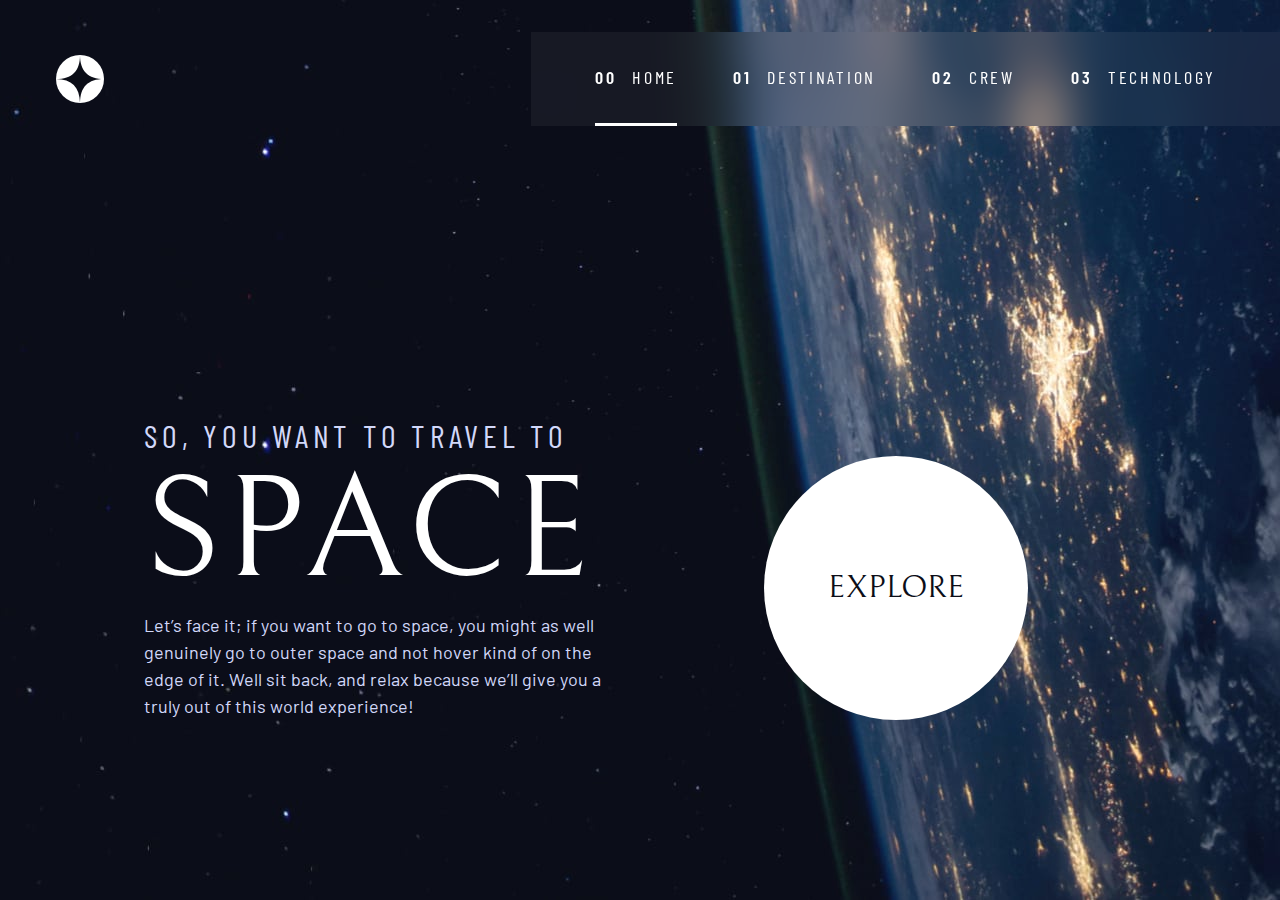
<file: assests/index.html>
<!DOCTYPE html>
<html lang="en">
<head>
  <meta charset="UTF-8">
  <meta name="viewport" content="width=device-width, initial-scale=1.0">

  <link rel="icon" type="image/png" sizes="32x32" href="./images/favicon-32x32.png">
  <link href="https://fonts.googleapis.com/css2?family=Barlow+Condensed:wght@400;700&family=Bellefair&family=Barlow:wght@400;700&display=swap"
  rel="stylesheet">

  <!-- css files -->
  <link href="./css/style.css" rel="stylesheet">
  <!--<link href="./starter-code/css/style.css" rel="stylesheet">-->

  <script src="./js/script.js" defer></script>
  
  <title>Space Tourism Website</title>
</head>
<body class="home">

    <header class="header flex">
        <div>
            <img src="./images/shared/logo.svg" alt="logo" class="logo">
        </div>

        <button class="menu-toggle" aria-controls="primary-navigation" aria-expanded="false">
            <span class="sr_only">Menu</span>
        </button>

        <nav>
            <ul id="primary-navigation" data-open="false" class="primary-navigation flex underline-indicators">
                <li class="active text-white uppercase">
                    <a class="ff-barlow-cond fs-400 text-white letter-spacing-2" href="./index.html"><span aria-hidden="true">00</span> Home </a>
                </li>
                <li class="text-white uppercase">
                    <a class="ff-barlow-cond fs-400 text-white uppercase letter-spacing-2" href="./destination.html"><span aria-hidden="true">01</span> Destination</a>
                </li>
                <li class="text-white uppercase">
                    <a class="ff-barlow-cond fs-400 text-white uppercase letter-spacing-2" href="./crew.html"><span aria-hidden="true">02</span> Crew</a>
                </li>
                <li class="text-white uppercase">
                    <a class="ff-barlow-cond fs-400 text-white uppercase letter-spacing-2" href="./technology.html"><span aria-hidden="true">03</span> Technology</a>
                </li>
            </ul>
        </nav>
    </header>

    <main class="grid-container homepage-grid-container flow">
            
        <div>
            <h1 class="text-light fs-600 ff-barlow-cond uppercase letter-spacing-1">So, you want to travel to
                <span style="display: block;" class="text-white ff-bellefair fs-900">Space</span>
            </h1>
    
            <p>
                Let’s face it; if you want to go to space, you might as well genuinely go to outer space and not hover kind of on the edge of it. Well sit back, and relax because we’ll give you a truly out of this world experience! 
            </p>
        </div>

        <div>
            <a href="./destination.html" class="large-button uppercase text-dark ff-bellefair bg-white">Explore
            </a>
        </div>
    </main>

</body>
</html>
</file>
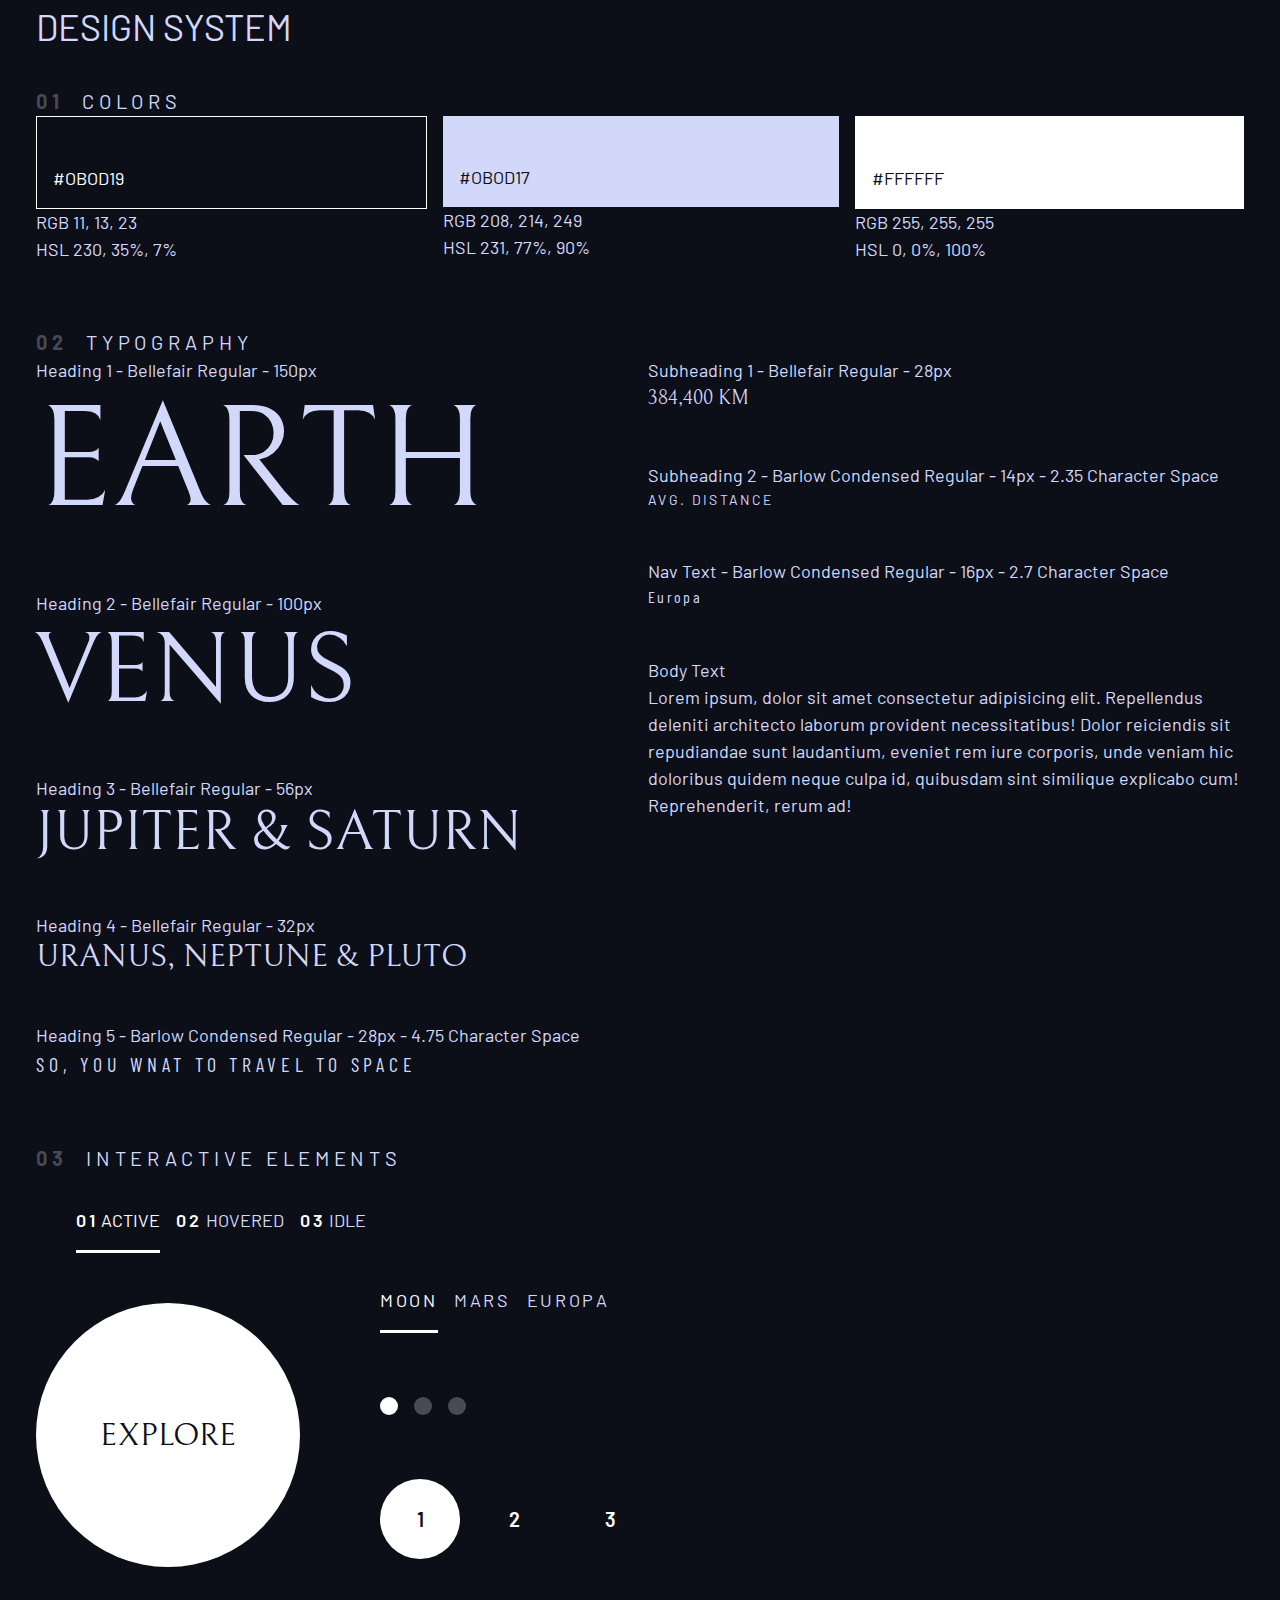
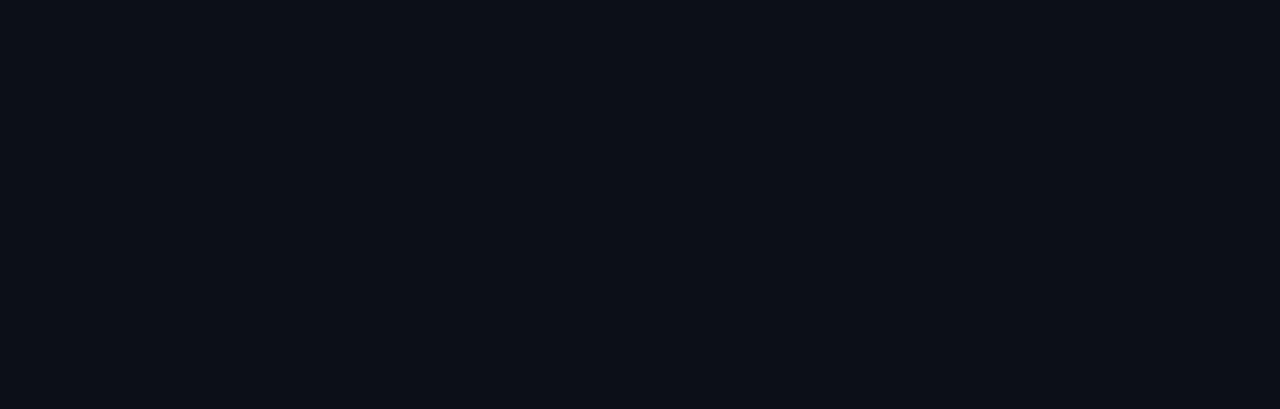
<file: design-system.html>
<!DOCTYPE html>
<html lang="en">
<head>
  <meta charset="UTF-8">
  <meta name="viewport" content="width=device-width, initial-scale=1.0">

  <link rel="icon" type="image/png" sizes="32x32" href="./assets/favicon-32x32.png">
  <link href="https://fonts.googleapis.com/css2?family=Barlow+Condensed:wght@400;700&family=Bellefair&family=Barlow:wght@400;700&display=swap"
  rel="stylesheet">

  <!-- css files -->
  <link href="assests/css/style.css" rel="stylesheet">
  
  <title>Space tourism | Design System</title>
</head>
<body>

    <div class="container">
        <h1 class="uppercase">Design System</h1>

        <section id="colors">
            <h2 class="numbered-title"><span>01</span> colors</h2>

            <div class="flex">
                <div style="flex-grow: 1;">
                    <div>
                        <div class="bg-dark text-white" style="padding: 3rem 1rem 1rem; border: 1px solid white">#OBOD19</div>
                    </div>
                    <p><span class="text-light">RGB</span> 11, 13, 23</p>
                    <p><span class="text-light">HSL</span> 230, 35%, 7%</p>
                </div>
    
                <div style="flex-grow: 1;">
                    <div>
                        <div class="bg-light text-dark" style="padding: 3rem 1rem 1rem">#OBOD17</div>
                    </div>
                    <p><span class="text-light">RGB</span> 208, 214, 249</p>
                    <p><span class="text-light">HSL</span> 231, 77%, 90%</p>
                </div>
    
                <div style="flex-grow: 1;">
                    <div>
                        <div class="bg-white text-dark" style="padding: 3rem 1rem 1rem; border: 1px solid white">#FFFFFF</div>
                    </div>
                    <p><span class="text-light">RGB</span> 255, 255, 255</p>
                    <p><span class="text-light">HSL</span> 0, 0%, 100%</p>
                </div>
            </div>

        </section>

        <section id="typography" style="margin: 4rem 0;">
            <h2 class="numbered-title"><span>02</span> Typography</h2>

            <div class="flex">
                <div class="flow" style="flex-basis: 100%;--flow-space: 3rem;">
                    <div>
                        <p class="text-light">Heading 1 - Bellefair Regular - 150px</p>
                        <p class="ff-bellefair fs-900 uppercase">Earth</p>
                    </div>
                    <div>
                        <p class="text-light">Heading 2 - Bellefair Regular - 100px</p>
                        <p class="ff-bellefair fs-800 uppercase">Venus</p>
                    </div>
                    <div>
                        <p class="text-light">Heading 3 - Bellefair Regular - 56px</p>
                        <p class="ff-bellefair fs-700 uppercase">Jupiter & Saturn</p>
                    </div>
                    <div>
                        <p class="text-light">Heading 4 - Bellefair Regular - 32px</p>
                        <p class="ff-bellefair fs-600 uppercase">Uranus, Neptune & Pluto</p>
                    </div>
                    <div>
                        <p class="text-light">Heading 5 - Barlow Condensed Regular - 28px - 4.75 Character Space</p>
                        <p class="ff-barlow-cond fs-500 uppercase letter-spacing-1 text-light">So, you wnat to travel to space</p>
                    </div>
                </div>

                <div class="flow" style="flex-basis: 100%; --flow-space: 3rem;">
                    <div>
                        <p class="text-light">Subheading 1 - Bellefair Regular - 28px</p>
                        <p class="fs-500 ff-bellefair uppercase">384,400 km</p>
                    </div>
                    <div>
                        <p class="text-light">Subheading 2 - Barlow Condensed Regular - 14px - 2.35 Character Space</p>
                        <p class="fs-200 ff-ff-barlow-cond letter-spacing-3 uppercase">Avg. Distance</p>
                    </div>
                    <div>
                        <p class="text-light">Nav Text - Barlow Condensed Regular - 16px - 2.7 Character Space</p>
                        <p class="fs-300 ff-barlow-cond letter-spacing-3">Europa</p>
                    </div>
                    <div>
                        <p class="text-light">Body Text</p>
                        <p>
                            Lorem ipsum, dolor sit amet consectetur adipisicing elit. Repellendus deleniti architecto laborum provident necessitatibus! Dolor reiciendis sit repudiandae sunt laudantium, eveniet rem iure corporis, unde veniam hic doloribus quidem neque culpa id, quibusdam sint similique explicabo cum! Reprehenderit, rerum ad!
                        </p>
                    </div>
                </div>
                
            </div>
        </section>

        <section class="flow" id="interactive-elements">
            <h2 class="numbered-title"><span>03</span> Interactive Elements</h2>

            <!-- naviagtion -->
            <div>
                <nav>
                    <ul class="navbar flex underline-indicators">
                        <li class="active uppercase text-white">
                            <a class=" ff-barlow fs-400 text-white letter-spacing-2" href=#><span>01</span></a> Active
                        </li>
                        <li class="uppercase">
                            <a class="ff-barlow fs-400 text-white letter-spacing-2" href=#><span>02</span></a> Hovered
                        </li>
                        <li class="uppercase">
                            <a class="ff-barlow fs-400 text-white letter-spacing-2" href=#><span>03</span></a> Idle
                        </li>
                    </ul>
                </nav>
            </div>

            <div class="flex">
                <div style="margin-top: 2rem; margin-right: 4rem;">
                    <!-- exlore button -->
                     <a href="#" class="large-button uppercase text-dark ff-bellefair bg-white fs-600">Explore</a>
                </div>

                <div class="flow" style="margin-bottom: 50vh; --flow-space: 4rem;">
                    <!-- tabs -->
                    <div class="tab_list underline-indicators flex ">
                        <button aria-selected="true" class="uppercase --ff-barlow-cond bg-dark text-light letter-spacing-2">Moon</button>
                        <button aria-selected="false" class="uppercase --ff-barlow-cond bg-dark text-light letter-spacing-2">Mars</button>
                        <button aria-selected="false" class="uppercase --ff-barlow-cond bg-dark text-light letter-spacing-2">Europa</button>
                    </div>

                    <!-- dots -->
                    <div class="dot-indicators flex ">
                        <button aria-selected="true"><span class="sr_only">slide title</span></button>
                        <button aria-selected="false"><span class="sr_only">slide title</span></button>
                        <button aria-selected="false"><span class="sr_only">slide title</span></button>
                    </div>

                    <!-- numbers -->
                    <div class="number-indicators flex ">
                        <button aria-selected="true" class="bg-dark text-white">1</button>
                        <button aria-selected="false" class="bg-dark text-white letter-spacing-2">2</button>
                        <button aria-selected="false" class="bg-dark text-white letter-spacing-2">3</button>
                    </div>
                </div>
            </div>
        </section>
    </div>

</body>
</html>
</file>
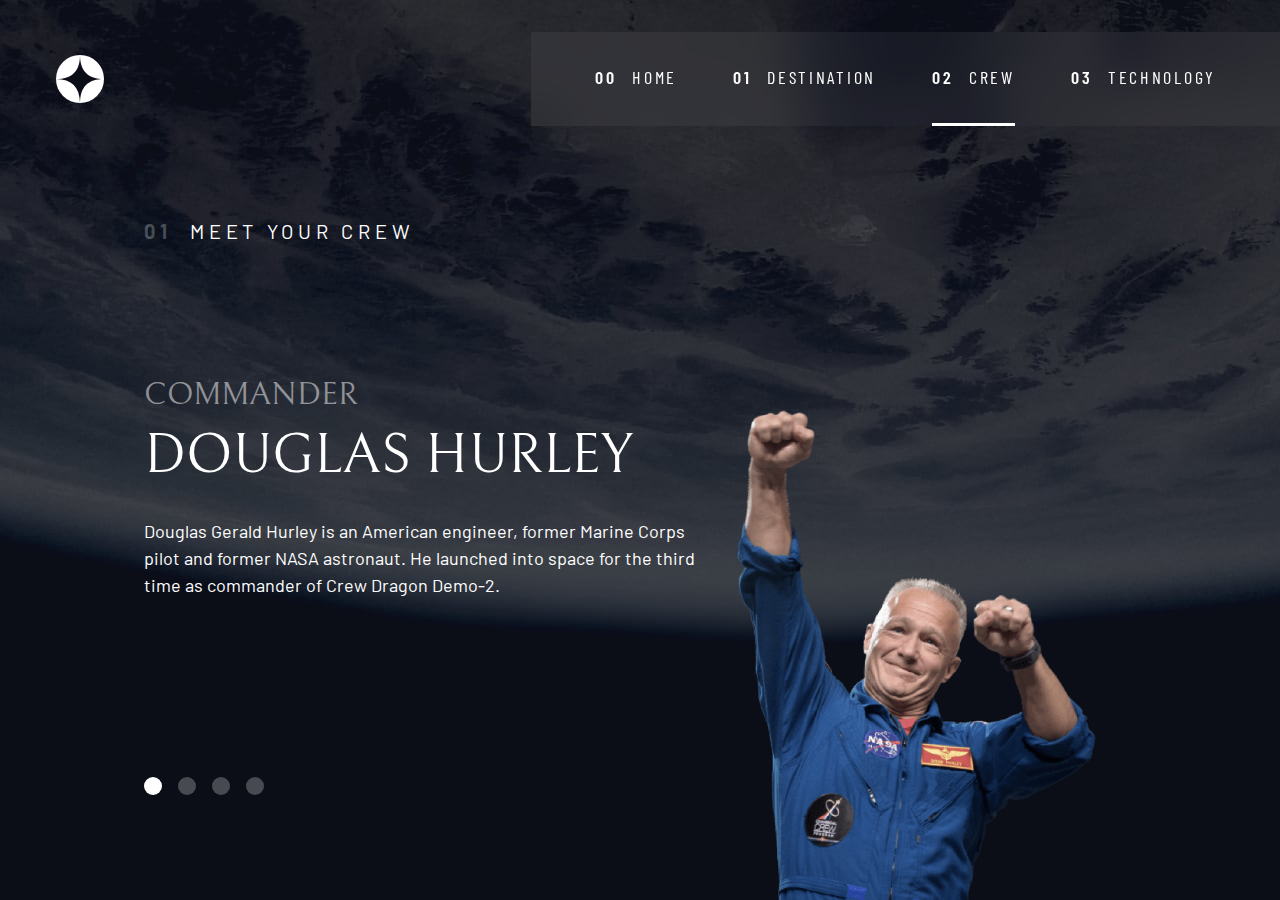
<file: assests/crew.html>
<!DOCTYPE html>
<html lang="en">
<head>
  <meta charset="UTF-8">
  <meta name="viewport" content="width=device-width, initial-scale=1.0">

  <link rel="icon" type="image/png" sizes="32x32" href="./images/favicon-32x32.png">
  <link href="https://fonts.googleapis.com/css2?family=Barlow+Condensed:wght@400;700&family=Bellefair&family=Barlow:wght@400;700&display=swap"
  rel="stylesheet">

  <!-- css files -->
  <link href="./css/style.css" rel="stylesheet">
  <!--<link href="./starter-code/css/style.css" rel="stylesheet">-->

  <script src="./js/script.js" defer></script>
  
  <title>02 Crew</title>
</head>
<body class="crew">

  <header class="header flex">
    <div>
        <img src="./images/shared/logo.svg" alt="logo" class="logo">
    </div>

    <button class="menu-toggle" aria-controls="primary-navigation" aria-expanded="false">
        <span class="sr_only">Menu</span>
    </button>

    <nav>
        <ul id="primary-navigation" data-open="false" class="primary-navigation flex underline-indicators">
            <li class="text-white uppercase">
                <a class="ff-barlow-cond fs-400 text-white letter-spacing-2" href="./index.html"><span aria-hidden="true">00</span> Home </a>
            </li>
            <li class="text-white uppercase">
                <a class="ff-barlow-cond fs-400 text-white uppercase letter-spacing-2" href="./destination.html"><span aria-hidden="true">01</span> Destination</a>
            </li>
            <li class="active text-white uppercase">
                <a class="ff-barlow-cond fs-400 text-white uppercase letter-spacing-2" href="./crew.html"><span aria-hidden="true">02</span> Crew</a>
            </li>
            <li class="text-white uppercase">
                <a class="ff-barlow-cond fs-400 text-white uppercase letter-spacing-2" href="./technology.html"><span aria-hidden="true">03</span> Technology</a>
            </li>
        </ul>
    </nav>
  </header>

  <main class="grid-container crew-grid-container flow text-white">
    <h1 class="numbered-title ">
      <span airia-hidden="true">01</span> Meet your Crew
    </h1>

    <!-- Tabs Navigation Start -->
    <div class="dot-indicators flex" role="tablist" aria-label="crew list">
      <button aria-selected="true" aria-controls="commander-tab" role="tab" tabindex="0" data-image="commander-img">
        <span class="sr_only">commander</span>
      </button>
      <button aria-selected="false" aria-controls="specialist-tab" role="tab" tabindex="-1" data-image="specialist-img">
        <span class="sr_only">misson specialist</span>
      </button>
      <button aria-selected="false" aria-controls="pilot-tab" role="tab" tabindex="-1" data-image="pilot-img">
        <span class="sr_only">pilot</span>
      </button>
      <button aria-selected="false" aria-controls="engineer-tab" role="tab" tabindex="-1" data-image="engineer-img">
        <span class="sr_only">crew engineer</span>
      </button>
    </div>
    <!-- Tabs Navigation End -->

    <!-- The Commander -->
    <article class="crew-details flow" id="commander-tab" tabindex="0" role="tabconent">
      <header class="flow flow-space-small">
        <h2 class="fs-600 ff-bellefair uppercase">Commander</h2>
        <p class="fs-700 ff-bellefair uppercase">Douglas Hurley</p>
      </header>

      <p>
        Douglas Gerald Hurley is an American engineer, former Marine Corps pilot 
        and former NASA astronaut. He launched into space for the third time as 
        commander of Crew Dragon Demo-2.
      </p>
    </article>

    <!-- Misson Specialist -->
    <article hidden class="crew-details flow" id="specialist-tab" tabindex="0" role="tabconent">
      <header class="flow flow-space-small">
        <h2 class="fs-600 ff-bellefair uppercase">Mission Specialist</h2>
        <p class="fs-700 ff-bellefair uppercase">Mark Shuttleworth</p>
      </header>

      <p>
        Mark Richard Shuttleworth is the founder and CEO of Canonical, the company behind the Linux-based Ubuntu operating system Shuttleworth became the first South African to travel to space as a space tourist.
      </p>
    </article>

    <!-- The Pilot -->
    <article hidden class="crew-details flow" id="pilot-tab" tabindex="0" role="tabconent">
      <header class="flow flow-space-small">
        <h2 class="fs-600 ff-bellefair uppercase">Pilot</h2>
        <p class="fs-700 ff-bellefair uppercase">Victor Glover</p>
      </header>

      <p>
        Pilot on the first operational flight of the SpaceX Crew Dragon to the International Space Station. Glover is a commander in the U.S. Navy where he pilots an F/A-18.He was a crew member of Expedition 64, and served as a station systems flight engineer. 
      </p>
    </article>

    <!-- Crew Engineer -->
    <article hidden class="crew-details flow" id="engineer-tab" tabindex="0" role="tabconent">
      <header class="flow flow-space-small">
        <h2 class="fs-600 ff-bellefair uppercase">Flight Engineer</h2>
        <p class="fs-700 ff-bellefair uppercase">Anousheh Ansari</p>
      </header>

      <p>
        Anousheh Ansari is an Iranian American engineer and co-founder of Prodea Systems. Ansari was the fourth self-funded space tourist, the first self-funded woman to fly to the ISS, and the first Iranian in space.
      </p>
    </article>

    <!-- The Commander Img -->
    <picture id="commander-img">
      <source srcset="./images/crew/image-douglas-hurley.png" type="image/webp">
      <img src="./images/crew/image-douglas-hurley.png" alt="image-douglas-hurley">
    </picture>

    <!-- Misson Specialist Img -->
    <picture id="specialist-img" hidden>
      <source srcset="./images/crew/image-mark-shuttleworth.webp" type="image/webp">
      <img src="./images/crew/image-mark-shuttleworth.png" alt="image-douglas-hurley">
    </picture>

    <!-- The Pilot Img -->
    <picture id="pilot-img" hidden>
      <source srcset="./images/crew/image-victor-glover.webp" type="image/webp">
      <img src="./images/crew/image-victor-glover.png" alt="image-douglas-hurley">
    </picture>

    <!-- Crew Engineer Img -->
    <picture id="engineer-img" hidden>
      <source srcset="./images/crew/image-anousheh-ansari.webp" type="image/webp">
      <img src="./images/crew/image-anousheh-ansari.png" alt="image-douglas-hurley">
    </picture>

  </main>

</body>
</html>
</file>
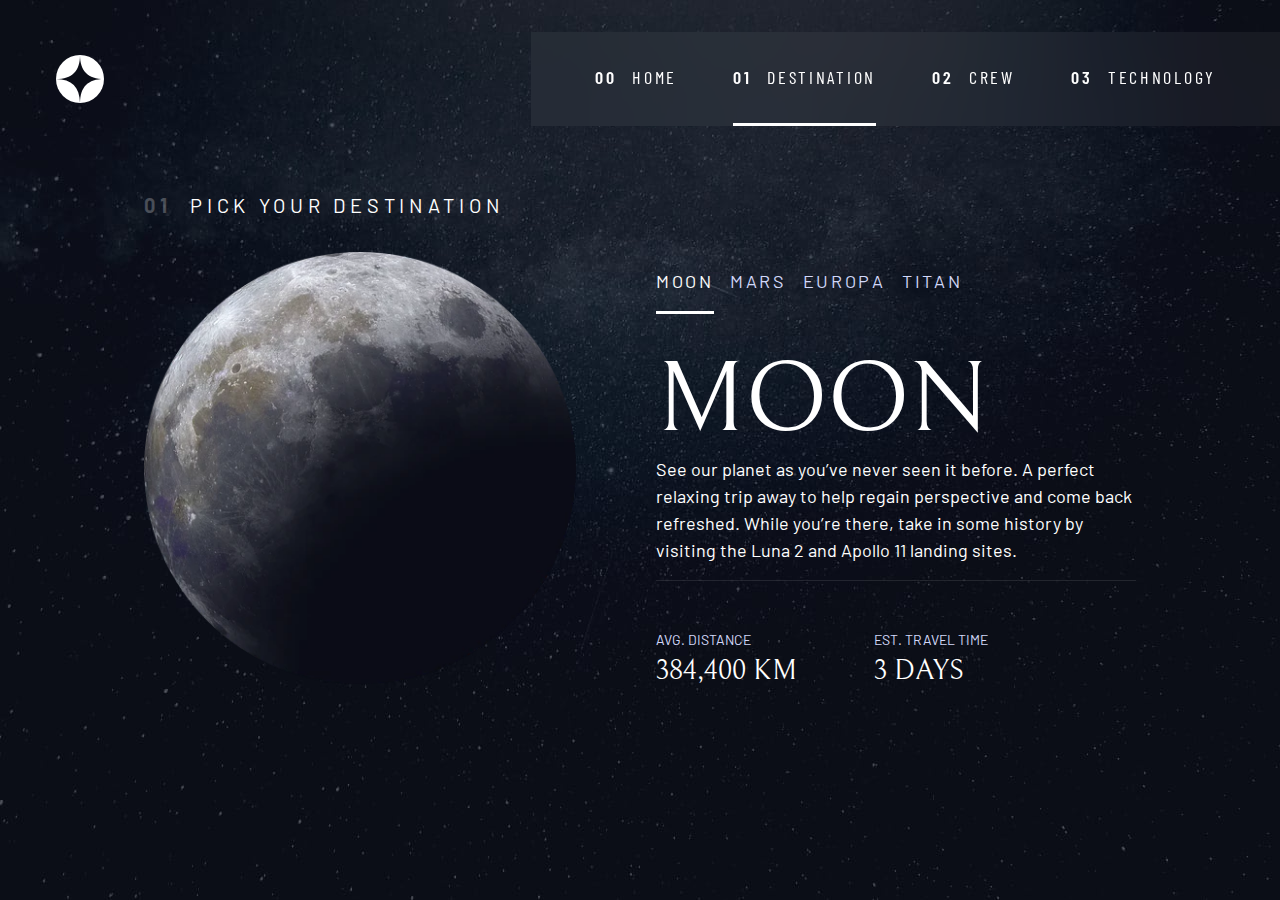
<file: assests/destination.html>
<!DOCTYPE html>
<html lang="en">
<head>
  <meta charset="UTF-8">
  <meta name="viewport" content="width=device-width, initial-scale=1.0">

  <link rel="icon" type="image/png" sizes="32x32" href="./images/favicon-32x32.png">
  <link href="https://fonts.googleapis.com/css2?family=Barlow+Condensed:wght@400;700&family=Bellefair&family=Barlow:wght@400;700&display=swap"
  rel="stylesheet">

  <!-- css files -->
  <link href="./css/style.css" rel="stylesheet">
  <!--<link href="./starter-code/css/style.css" rel="stylesheet">-->

  <script src="./js/script.js" defer></script>
  
  <title>01 Destination</title>
</head>
<body class="destination">

  <header class="header flex">
    <div>
        <img src="./images/shared/logo.svg" alt="logo" class="logo">
    </div>

    <button class="menu-toggle" aria-controls="primary-navigation" aria-expanded="false">
        <span class="sr_only">Menu</span>
    </button>

    <nav>
        <ul id="primary-navigation" data-open="false" class="primary-navigation flex underline-indicators">
            <li class=" text-white uppercase">
                <a class="ff-barlow-cond fs-400 text-white letter-spacing-2" href="./index.html"><span aria-hidden="true">00</span> Home </a>
            </li>
            <li class="active text-white uppercase">
                <a class="ff-barlow-cond fs-400 text-white uppercase letter-spacing-2" href="./destination.html"><span aria-hidden="true">01</span> Destination</a>
            </li>
            <li class="text-white uppercase">
                <a class="ff-barlow-cond fs-400 text-white uppercase letter-spacing-2" href="./crew.html"><span aria-hidden="true">02</span> Crew</a>
            </li>
            <li class="text-white uppercase">
                <a class="ff-barlow-cond fs-400 text-white uppercase letter-spacing-2" href="./technology.html"><span aria-hidden="true">03</span> Technology</a>
            </li>
        </ul>
    </nav>
  </header>

  <main class="grid-container destination-grid-container flow text-white">
    <h1 class="numbered-title ">
      <span airia-hidden="true">01</span> Pick your destination
    </h1>

    <!-- Moon Image -->
    <picture id="moon-img">
      <source srcset="./images/destination/image-moon.webp" type="image/webp">
      <img src="./images/destination/image-moon.png" alt="moon">
    </picture>

    <!-- Mars Image -->
    <picture id="mars-img" hidden>
      <source srcset="./images/destination/image-mars.webp" type="image/webp">
      <img src="./images/destination/image-mars.png" alt="mars">
    </picture>

    <!-- Europa Image -->
    <picture id="europa-img" hidden>
      <source srcset="./images/destination/image-europa.webp" type="image/webp">
      <img src="./images/destination/image-europa.png" alt="europa">
    </picture>

    <!-- Titan Image -->
    <picture id="titan-img" hidden>
      <source srcset="./images/destination/image-titan.webp" type="image/webp">
      <img src="./images/destination/image-titan.png" alt="titan">
    </picture>
    
    <!-- Tabs Navigation Start -->
    <div class="tab_list underline-indicators flex" role="tablist" aria-label="destination list">
      <button aria-selected="true" role="tab" aria-controls="moon-tab" class="uppercase --ff-barlow-cond bg-dark text-light letter-spacing-2" tabindex="0" data-image="moon-img">Moon</button>
      <button aria-selected="false"  role="tab" aria-controls="mars-tab" class="uppercase --ff-barlow-cond bg-dark text-light letter-spacing-2" tabindex="-1" data-image="mars-img">Mars</button>
      <button aria-selected="false"  role="tab" aria-controls="europa-tab" class="uppercase --ff-barlow-cond bg-dark text-light letter-spacing-2" tabindex="-1" data-image="europa-img">Europa</button>
      <button aria-selected="false"  role="tab" aria-controls="titan-tab" class="uppercase --ff-barlow-cond bg-dark text-light letter-spacing-2" tabindex="-1" data-image="titan-img">Titan</button>
    </div>
    <!-- Tabs Navigation End -->

    <!-- Moon Content -->
    <article class="destination-content" id="moon-tab" tabindex="0" role="tabconent">
      <h2 class="fs-800 uppercase ff-bellefair text-white">Moon</h2>
  
      <p>
        See our planet as you’ve never seen it before. A perfect relaxing trip away to help regain perspective and come back refreshed. While you’re there, take in some history by visiting the Luna 2 and Apollo 11 landing sites.
      </p>
    
      <div class="destination-data flex flow">
      <div>
        <h3 class="text-light fs-200 uppercase">Avg. distance</h3>
        <p class="fs-500 ff-bellefair uppercase">384,400 km</p>
      </div>
      <div>
        <h3 class="text-light fs-200 uppercase">Est. travel time</h3>
        <p class="fs-500 ff-bellefair uppercase">3 days</p>
      </div>
      </div>
    </article>

    <!-- Mars Content -->
    <article hidden class="destination-content" id="mars-tab" tabindex="0" role="tabcontent">
      <h2 class="fs-800 uppercase ff-bellefair text-white">Mars</h2>
  
      <p>
        Don’t forget to pack your hiking boots. You’ll need them to tackle Olympus Mons, the tallest planetary mountain in our solar system. It’s two and a half times the size of Everest!
      </p>
    
      <div class="destination-data flex flow">
      <div>
        <h3 class="text-light fs-200 uppercase">Avg. distance</h3>
        <p class="fs-500 ff-bellefair uppercase">225 mil. km</p>
      </div>
      <div>
        <h3 class="text-light fs-200 uppercase">Est. travel time</h3>
        <p class="fs-500 ff-bellefair uppercase">9 months</p>
      </div>
      </div>
    </article>

    <!-- Europa Content -->
    <article hidden class="destination-content" id="europa-tab" tabindex="0" role="tabcontent">
      <h2 class="fs-800 uppercase ff-bellefair text-white">Europa</h2>
  
      <p>
        The smallest of the four Galilean moons orbiting Jupiter, Europa is a winter lover’s dream. With an icy surface, it’s perfect for a bit of ice skating, curling, hockey, or simple relaxation in your snug wintery cabin.
      </p>
    
      <div class="destination-data flex flow">
      <div>
        <h3 class="text-light fs-200 uppercase">Avg. distance</h3>
        <p class="fs-500 ff-bellefair uppercase">628 mil. km</p>
      </div>
      <div>
        <h3 class="text-light fs-200 uppercase">Est. travel time</h3>
        <p class="fs-500 ff-bellefair uppercase">3 years</p>
      </div>
      </div>
    </article>

    <!-- Titan Content -->
    <article hidden class="destination-content" id="titan-tab" tabindex="0" role="tabcontent">
      <h2 class="fs-800 uppercase ff-bellefair text-white">Titan</h2>
  
      <p>
        The only moon known to have a dense atmosphere other than Earth, Titan is a home away from home (just a few hundred degrees colder!). As a bonus, you get striking views of the Rings of Saturn.
      </p>
    
      <div class="destination-data flex flow">
      <div>
        <h3 class="text-light fs-200 uppercase">Avg. distance</h3>
        <p class="fs-500 ff-bellefair uppercase">1.6 bil. km</p>
      </div>
      <div>
        <h3 class="text-light fs-200 uppercase">Est. travel time</h3>
        <p class="fs-500 ff-bellefair uppercase">7 years</p>
      </div>
      </div>
    </article>

  </main>

</body>
</html>
</file>
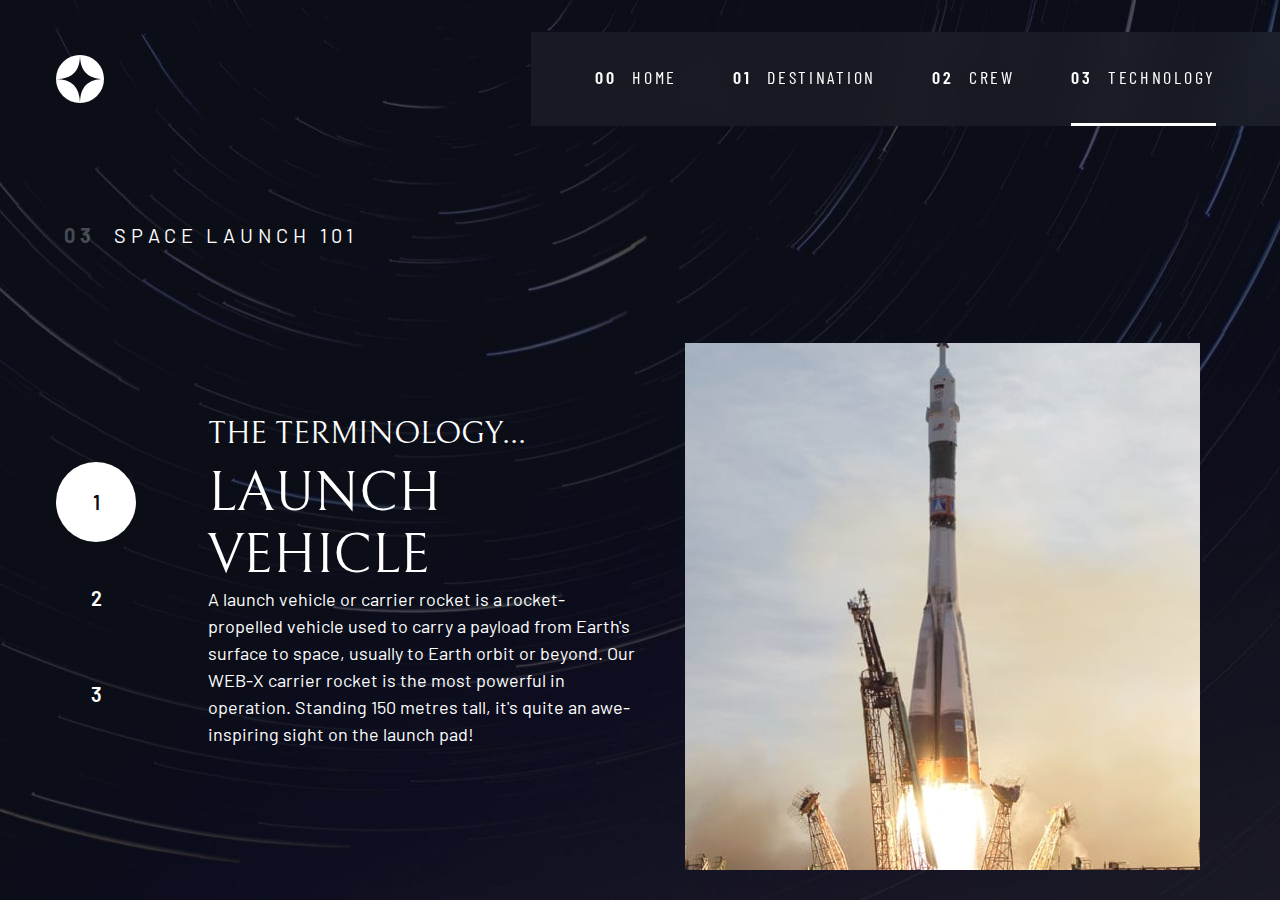
<file: assests/technology.html>
<!DOCTYPE html>
<html lang="en">
<head>
  <meta charset="UTF-8">
  <meta name="viewport" content="width=device-width, initial-scale=1.0">

  <link rel="icon" type="image/png" sizes="32x32" href="./images/favicon-32x32.png">
  <link href="https://fonts.googleapis.com/css2?family=Barlow+Condensed:wght@400;700&family=Bellefair&family=Barlow:wght@400;700&display=swap"
  rel="stylesheet">

  <!-- css files -->
  <link href="./css/style.css" rel="stylesheet">
  <!--<link href="./starter-code/css/style.css" rel="stylesheet">-->

  <script src="./js/script.js" defer></script>
  
  <title>03 Technology</title>
</head>
<body class="technology">

  <header class="header flex">
    <div>
        <img src="./images/shared/logo.svg" alt="logo" class="logo">
    </div>

    <button class="menu-toggle" aria-controls="primary-navigation" aria-expanded="false">
        <span class="sr_only">Menu</span>
    </button>

    <nav>
        <ul id="primary-navigation" data-open="false" class="primary-navigation flex underline-indicators">
            <li class="text-white uppercase">
                <a class="ff-barlow-cond fs-400 text-white letter-spacing-2" href="./index.html"><span aria-hidden="true">00</span> Home </a>
            </li>
            <li class="text-white uppercase">
                <a class="ff-barlow-cond fs-400 text-white uppercase letter-spacing-2" href="./destination.html"><span aria-hidden="true">01</span> Destination</a>
            </li>
            <li class="text-white uppercase">
                <a class="ff-barlow-cond fs-400 text-white uppercase letter-spacing-2" href="./crew.html"><span aria-hidden="true">02</span> Crew</a>
            </li>
            <li class="active text-white uppercase">
                <a class="ff-barlow-cond fs-400 text-white uppercase letter-spacing-2" href="./technology.html"><span aria-hidden="true">03</span> Technology</a>
            </li>
        </ul>
    </nav>
  </header>

  <main class="grid-container technology-grid-container flow text-white">
    <h1 class="numbered-title ">
      <span airia-hidden="true">03</span> Space launch 101
    </h1>

    <!-- Tabs Navigation Start -->
    <div class="number-indicators flex" role="tablist">
        <button aria-selected="true" role="tab" numberindex="0" aria-controls="number-1" data-image="vehicle">
          <span class="sr_only">Launch vehicle</span>1
        </button>
        <button aria-selected="false" role="tab" numberindex="0" aria-controls="number-2"
          data-image="spaceport">
          <span class="sr_only">Spaceport</span>2
        </button>
        <button aria-selected="false" role="tab" numberindex="0" aria-controls="number-3" data-image="capsule">
          <span class="sr_only">Space capsule</span>3
        </button>
    </div>
    <!-- Tabs Navigation End -->

    <!-- Launch vehicle -->
    <article class="technology-content flow" id="number-1" role="numberpanel">
        <div class="article_content">
          <header class="flow flow-space-small">
            <h2 class="fs-600 ff-bellefair uppercase">The terminology...</h2>
            <p class="fs-700 ff-bellefair uppercase">Launch vehicle</p>
          </header>
        
        <p>
            A launch vehicle or carrier rocket is a rocket-propelled vehicle used to carry a 
          payload from Earth's surface to space, usually to Earth orbit or beyond. Our 
          WEB-X carrier rocket is the most powerful in operation. Standing 150 metres tall, 
          it's quite an awe-inspiring sight on the launch pad!
        </p>
        </div>

        <img id="vehicle" src="./images/technology/image-launch-vehicle-landscape.jpg" alt="launch vehicle"/>
    </article>

    <!-- Spaceport -->
    <article hidden class="technology-content flow" id="number-2" role="numberpanel">
        <div class="article_content">
          <header class="flow flow-space-small">
            <h2 class="fs-600 ff-bellefair uppercase">The terminology...</h2>
            <p class="fs-700 ff-bellefair uppercase">Spaceport</p>
          </header>
        
        <p>
            A spaceport or cosmodrome is a site for launching (or receiving) spacecraft, by analogy to the seaport for ships or airport for aircraft. Based in the famous Cape Canaveral, our spaceport is ideally situated to take advantage of the Earth’s rotation for launch.
        </p>
        </div>

        <img id="spaceport" src="./images/technology/image-spaceport-landscape.jpg" alt="spaceport" />
    </article>

    <article hidden class="technology-content flow" id="number-3" role="numberpanel">
        <div class="article_content">
          <header class="flow flow-space-small">
            <h2 class="fs-600 ff-bellefair uppercase">The terminology...</h2>
            <p class="fs-700 ff-bellefair uppercase">Space capsule</p>
          </header>
        
          <p>
              A space capsule is an often-crewed spacecraft that uses a blunt-body reentry capsule to reenter the Earth's atmosphere without wings. Our capsule is where you'll spend your time during the flight. It includes a space gym, cinema, and plenty of other activities to keep you entertained.
          </p>
        </div>

        <img id="capsule" src="./images/technology/image-space-capsule-landscape.jpg" alt="Space capsule" />
    </article>
         
  </main>

</body>
</html>
</file>
<file: assests/css/style.css>
/*-----------------------------------*\
#CUSTOM PROPERTIES
\*-----------------------------------*/

:root {
    /* colors */
    --clr-dark: 230 35% 7%;
    --clr-light: 231 77% 90%;
    --clr-white: 0 0% 100%;
    
    /* font-sizes */
    --fs-900: clamp(5rem, 10vw + 1rem ,9.375rem);
    --fs-800: 3.5rem;
    --fs-700: 1.5rem;
    --fs-600: 1rem;
    --fs-500: 1rem;
    --fs-400: 0.9375rem;
    --fs-300: 1rem;
    --fs-200: 0.875rem;
    
    /* font-families */
    --ff-bellefair: "Bellefair", serif;
    --ff-barlow-cond: "Barlow Condensed", sans-serif;
    --ff-barlow: "Barlow", sans-serif;
}

/*-----------------------------------*\
#RESET
\*-----------------------------------*/

/* https://piccalil.li/blog/a-modern-css-reset/ */

/* Box sizing */
*,
*::before,
*::after {
    box-sizing: border-box;
}

/* Reset margins */
body,
h1,
h2,
h3,
h4,
h5,
p,
figure,
picture {
    margin: 0; 
}

h1,
h2,
h3,
h4,
h5,
h6,
p {
    font-weight: 400;
}

/* set up the body */
body {
    font-family: var(--ff-barlow);
    font-size: var(--fs-400);
    background-color: hsl( var(--clr-dark) );
    color: hsl( var(--clr-light) );
    line-height: 1.5;
    min-height: 100vh;

    display: grid;
    grid-template-rows: min-content 1fr;

    background-size: cover;
    background-position: bottom center;

    overflow-x: hidden;
}

a { text-decoration: none; }

li { list-style: none; }

a, li, button, input, img { cursor: pointer; }

img,
picutre {
    max-width: 100%;
    display: block;
}

input,
button,
textarea,
select {
    font: inherit;
}

/* remove animations for people who've turned them off */
@media (prefers-reduced-motion: reduce) {  
  *,
  *::before,
  *::after {
    animation-duration: 0.01ms !important;
    animation-iteration-count: 1 !important;
    transition-duration: 0.01ms !important;
    scroll-behavior: auto !important;
  }
}

/*-----------------------------------*\
#UTILITY CLASSES
\*-----------------------------------*/

.flex {
    display: flex;
    gap: var(--gap, 1rem);
}

.flow > *:where(:not(:first-child)) {
    margin-top: var(--flow-space, 1rem);
}

.flow-space-small {
    --flow-space: .75rem;
}

.grid {
    display: grid;
    gap: var(--gap, 1rem);
}

.grid-container {
    display: grid;
    text-align: center;
    place-items: center;
    padding-inline: 1rem;
    padding-bottom: 3rem;
}

.grid-container p:noth([class]) {
    max-width: 50ch;
}

.container {
    padding-inline: 2em;
    margin-inline: auto;
    max-width: 80rem;
}

.sr_only {
  position: absolute; 
  width: 1px;
  height: 1px;
  padding: 0;
  margin: -1px; 
  overflow: hidden;
  clip: rect(0, 0, 0, 0);
  white-space: nowrap; /* added line */
  border: 0;
}

/* colors */

.bg-dark { background-color: hsl( var(--clr-dark) );}
.bg-light { background-color: hsl( var(--clr-light) );}
.bg-white { background-color: hsl( var(--clr-white) );}

.text-dark { color: hsl( var(--clr-dark) );}
.text-light { color: hsl( var(--clr-light) );}
.text-white { color: hsl( var(--clr-white) );}

/* typography */

.ff-bellefair { font-family: var(--ff-bellefair); } 
.ff-barlow-cond { font-family: var(--ff-barlow-cond); } 
.ff-barlow { font-family: var(--ff-barlow); } 

.letter-spacing-1 { letter-spacing: 4.75px; } 
.letter-spacing-2 { letter-spacing: 2.7px; } 
.letter-spacing-3 { letter-spacing: 2.35px; } 

.uppercase { text-transform: uppercase; }

.fs-900 { font-size: var(--fs-900); }
.fs-800 { font-size: var(--fs-800); }
.fs-700 { font-size: var(--fs-700); }
.fs-600 { font-size: var(--fs-600); }
.fs-500 { font-size: var(--fs-500); }
.fs-400 { font-size: var(--fs-400); }
.fs-300 { font-size: var(--fs-300); }
.fs-200 { font-size: var(--fs-200); }

.fs-900,
.fs-800,
.fs-700,
.fs-600 {
    line-height: 1.1;
}

.numbered-title {
    font-family: var(--ff-sans-cond);
    font-size: var(--fs-500);
    text-transform: uppercase;
    letter-spacing: 4.72px; 
}

.numbered-title span {
    margin-right: .5em;
    font-weight: 700;
    color: hsl( var(--clr-white) / .25);
}

/*-----------------------------------*\
#COMPONTENTS
\*-----------------------------------*/

.large-button {
    font-size: 2rem;
    position: relative;
    z-index: 1;
    display: inline-grid;
    place-items: center;
    padding: 0 2em;
    border-radius: 50%;
    aspect-ratio: 1;
    text-decoration: none;
}

.large-button::after {
    content: '';
    position: absolute;
    z-index: -1;
    width: 100%;
    height: 100%;
    background: hsl( var(--clr-white) / .1);
    border-radius: 50%;
    opacity: 0;
    transition: opacity 500ms linear, transform 750ms ease-in-out;
}
 
.large-button:hover::after,
.large-button:focus::after {
    opacity: 1;
    transform: scale(1.5);
}

.underline-indicators > * {
    cursor: pointer;
    --gap: 1rem;
    padding: var(--underline-gap, 1rem) 0;
    border: 0;
    border-bottom: .2rem solid hsl( var(--clr-white) / 0 );
    background-color: transparent;
    /*margin-right: 2rem;*/
}

.underline-indicators span { font-weight: 600; }

.underline-indicators > *:hover,
.underline-indicators > *:focus {
    border-color: hsl( var(--clr-white) / .5);
}

.underline-indicators > .active,
.underline-indicators > [aria-selected="true"] {
    color: hsl( var(--clr-white) / 1);
    border-color: hsl( var(--clr-white) / 1); 
}

.tab-list {
    --gap: 2rem;
}

.dot-indicators > * {
    cursor: pointer;
    border: 0;
    border-radius: 50%;
    padding: 0.5em;
    background-color: hsl(var(--clr-white) / 0.25);
}
 
.dot-indicators > *:hover,
.dot-indicators > *:focus { 
    background-color: hsl( var(--clr-white) / .5);
}

.dot-indicators > [aria-selected="true"] {
    background-color: hsl( var(--clr-white) / 1); 
}

.number-indicators > * {
    font-size: var(--fs-500);
    height: clamp(40px, 9vw, 80px);
    width: clamp(40px, 9vw, 80px);
    border: 0;
    border-radius: 50%;
    color: hsl(var(--clr-white));
    background: transparent;
    font-weight: 600;
}

.number-indicators > *:hover,
.dot-indicators > *:focus {
    border: 0;
    border: 1px solid hsl(var(--clr-white) / 0.25);
    border-radius: 50%;
}

.number-indicators > [aria-selected="true"] {
    background-color: hsl( var(--clr-white) );
    color: hsl( var(--clr-dark) );
    border: 0;
    border-radius: 50%;
}

[hidden] {
    display: none !important;
}

/*-----------------------------------*\
#PRIMARY NAVIGATION
\*-----------------------------------*/

.header {
    justify-content: space-between;
    align-items: center;
}

.logo {
    margin: 2rem clamp(1.5rem, 5vw, 3.5rem) 2rem;
}

.primary-navigation {
    --gap: clamp(2rem, 5vw, 3.5rem);
    --underline-gap: 2rem;
    padding: 0;
    margin: 0;
    background: hsl(var(--clr-dark) / 0.95);
    /*backdrop-filter: blur(1.5rem);*/
}

@supports (backdrop-filter: blur(1.5rem)) {
    .primary-navigation {
        background: hsl(var(--clr-white) / 0.05);
        backdrop-filter: blur(1.5rem);
    }
}

.primary-navigation a > span {
    margin-right: 0.5em;
}

.menu-toggle { display: none; }

@media (max-width: 35em) {
    .primary-navigation {
        --underline-gap: .5rem;
        flex-direction: column;
        position: fixed;
        inset: 0 0 0 30%;
        z-index: 99;
        padding: min(6rem, 10vh) 2rem;
        margin: 0;
        transform: translateX(100%);
        transition: transform 400ms ease-in-out;
        min-height: 100vh;
    }

    .primary-navigation[data-open="true"] {
        transform: translateX(0);
    }

    .primary-navigation.underline-indicators > .active {
        border: 0;
    }

    .menu-toggle { 
        display: block; 
        position: absolute;
        z-index: 100;
        top: 2rem;
        right: 1rem;
        background: transparent;
        background-image: url(../images/shared/icon-hamburger.svg);
        background-repeat: no-repeat;
        background-position: center;
        width: 1.5rem;
        aspect-ratio: 1;
        border: 0;
    }

    .menu-toggle[aria-expanded="true"] {
        background-image: url(../images/shared/icon-close.svg);
    }

    .menu-toggle:focus-visible { outline: 0; }

}

@media (min-width: 35em) and (max-width: 48.999em) {

    .primary-navigation a > span { display: none; }
}


/*-----------------------------------*\
#BACKGROUND IMGS FOR SPECIFIC PAGES 
\*-----------------------------------*/

.home {
    background-image: url(../images/home/background-home-mobile.jpg);
    background-repeat: no-repeat;
}

.destination {
    background-image: url(../images/destination/background-destination-mobile.jpg);
    background-repeat: no-repeat;
}

.crew {
    background-image: url(../images/crew/background-crew-mobile.jpg);
    background-repeat: no-repeat;
}

.technology {
    background-image: url(../images/technology/background-technology-mobile.jpg);
    background-repeat: no-repeat;
}

/*-----------------------------------*\
#HOME PAGE
\*-----------------------------------*/

.homepage-grid-container {
    padding-bottom: max(6rem, 20vh);
    align-items: end;
    --gap: 2rem;
}

/*-----------------------------------*\
#DESTINATION PAGE
\*-----------------------------------*/

.destination-grid-container {
    --flow-space: 2rem;
    grid-template-areas:
        "title"
        "image"
        "tabs"
        "content";
}

.numbered-title { grid-area: title; }

.destination-grid-container > picture {
    grid-area: image;
    max-width: 60%;
    align-self: start;
}

.destination-grid-container > .tab_list {
    grid-area: tabs;
}

.destination-grid-container > .destination-content {
    grid-area: content;
}

.destination-data {
    flex-direction: column;
    border-top: 1px solid hsl( var(--clr-white) / .1);
    padding-top: 1rem;
    margin-top: 1rem;
}

.destination-data p { font-size: 1.75rem; }

/*-----------------------------------*\
#CREW PAGE
\*-----------------------------------*/

.crew-grid-container,
.technology-grid-container {
    --flow-space: 2rem;
    grid-template-areas:
        "title"
        "image"
        "tabs"
        "content";
}

.crew-grid-container > picture {
    grid-area: image;
    max-width: 60%;
}

.crew-grid-container > .dot-indicators {
    grid-area: tabs;
}

.crew-grid-container > .crew-details {
    grid-area: content;
}

.crew-details h2 {
    color: hsl( var(--clr-white) / .5);
}

/*-----------------------------------*\
#TECHNOLOGY PAGE
\*-----------------------------------*/

.technology-grid-container {
    display: grid;
    text-align: center;
    place-items: center;
    padding-bottom: 5rem;
    padding: 0;
    --flow-space: 1rem;
    grid-template-areas:
        "title"
        "image"
        "tabs"
        "content";
}

.technology-grid-container > img {
    grid-area: image;
}

.technology-grid-container > .number-indicators {
    grid-area: tabs;
}

.technology-grid-container > .technology-content {
    grid-area: content;
}

.technology-content {
    display: flex;
    flex-direction: column-reverse;
    gap: 2rem;
}

.technology-content > img {
    max-width: 100%;
    margin-left: 1px;
}

.article_content { 
    padding-inline: 1rem; 
    margin-bottom: 2rem;
}

/*-----------------------------------*\
#MEDIA QUERIES
\*-----------------------------------*/

@media (min-width: 35em) {
    :root {
        /* font-sizes */
        --fs-800: 5rem;
        --fs-700: 2.5rem;
        --fs-600: 1.5rem;
        --fs-500: 1.25rem;
        --fs-400: 1rem;
    }

    .home {
        background-image: url(../images/home/background-home-tablet.jpg);
    }

    .destination {
        background-image: url(../images/destination/background-destination-tablet.jpg);
    }

    .crew {
        background-image: url(../images/crew/background-crew-tablet.jpg);
    }

    .technology {
        background-image: url(../images/technology/background-technology-tablet.jpg);
    }

    .primary-navigation {
        padding-inline: clamp(3rem, 5vw, 7rem);
    }

    .numbered-title { 
        justify-self: left; 
        margin-top: 2rem;
    }

    .destination-data { 
        flex-direction: row; 
        justify-content: space-evenly;
    }

    .crew-grid-container {
        padding-bottom: 0;
        grid-template-areas:
            "title"
            "content"
            "tabs"
            "image";
    }

    .crew-grid-container > picture {
        align-self: end;
    }

    .crew-grid-container > .crew-details {
        grid-area: content;
        max-width: 70%;
    }

}

@media (min-width: 49em) {
    :root {
        /* font-sizes */
        --fs-800: 6.25rem;
        --fs-700: 3.5rem;
        --fs-600: 2rem;
        --fs-400: 1.125rem;
    }

    .primary-navigation { 
        margin-block: 2rem; 
    }

    .home {
        background-image: url(../images/home/background-home-desktop.jpg);
    }

    .destination {
        background-image: url(../images/destination/background-destination-desktop.jpg);
    }

    .crew {
        background-image: url(../images/crew/background-crew-desktop.jpg);
    }

    .technology {
        background-image: url(../images/technology/background-technology-desktop.jpg);
    }

    .grid-container {
        column-gap: var(--container-gap, 2rem);
        grid-template-columns: minmax(1rem, 1fr) repeat(2, minmax(0, 30rem)) minmax(1rem, 1fr);
        text-align: left;
    }

    .home .grid-container > *:first-child {
        grid-column: 2;
    }
    
    .home .grid-container > *:last-child {
        grid-column: 3;
    }

    .destination-grid-container {
        justify-items: start;
        align-content: start;
        grid-template-areas:
        ". title title ."
        ". image tabs ."
        ". image content .";
    }

    .destination-grid-container > picture,
    .crew-grid-container > picture { 
        max-width: 90%; 
    }

    .destination-data {
        --gap: min(6vw, 6rem);
        justify-content: start;
        align-items: baseline;
    }

    .crew-grid-container {
        grid-template-columns: minmax(1rem, 1fr) minmax(0, 35rem) minmax(0, 25rem) minmax(1rem, 1fr);
        justify-items: start;
        padding: 0;
        grid-template-areas:
        ". title title ."
        ". content image ."
        ". tabs image .";
    }
    

    .crew-grid-container > .dot-indicators {
        justify-self: start;
        padding-bottom: 2rem;
    }

    .crew-grid-container > img {
        align-self: end;
    }

    .crew-grid-container > .crew-details {
        grid-area: content;
        max-width: 1000%;
    }

    .technology-grid-container {
        column-gap: var(--container-gap, clamp(1rem, 5vw, 5rem));
        grid-template-columns: minmax(0, 1fr) minmax(1rem, 4rem) minmax(1rem, 100%)  minmax(0, 1rem);/*minmax(1rem, 3rem);*/
        grid-template-areas:
        ". title title ."
        ". tabs content .";
    }

    .technology-grid-container > .number-indicators {
        grid-area: tabs;
        flex-direction: column;
    }

    .technology-content { 
        flex-direction: row; 
    }

    .article_content {
        align-self: center;
    }

    #vehicle{
        content: url(../images/technology/image-launch-vehicle-portrait.jpg);
    }
    
    #spaceport {
        content: url(../images/technology/image-spaceport-portrait.jpg);
    }
    
    #capsule {
        content: url(../images/technology/image-space-capsule-portrait.jpg);
    }

}
</file>
